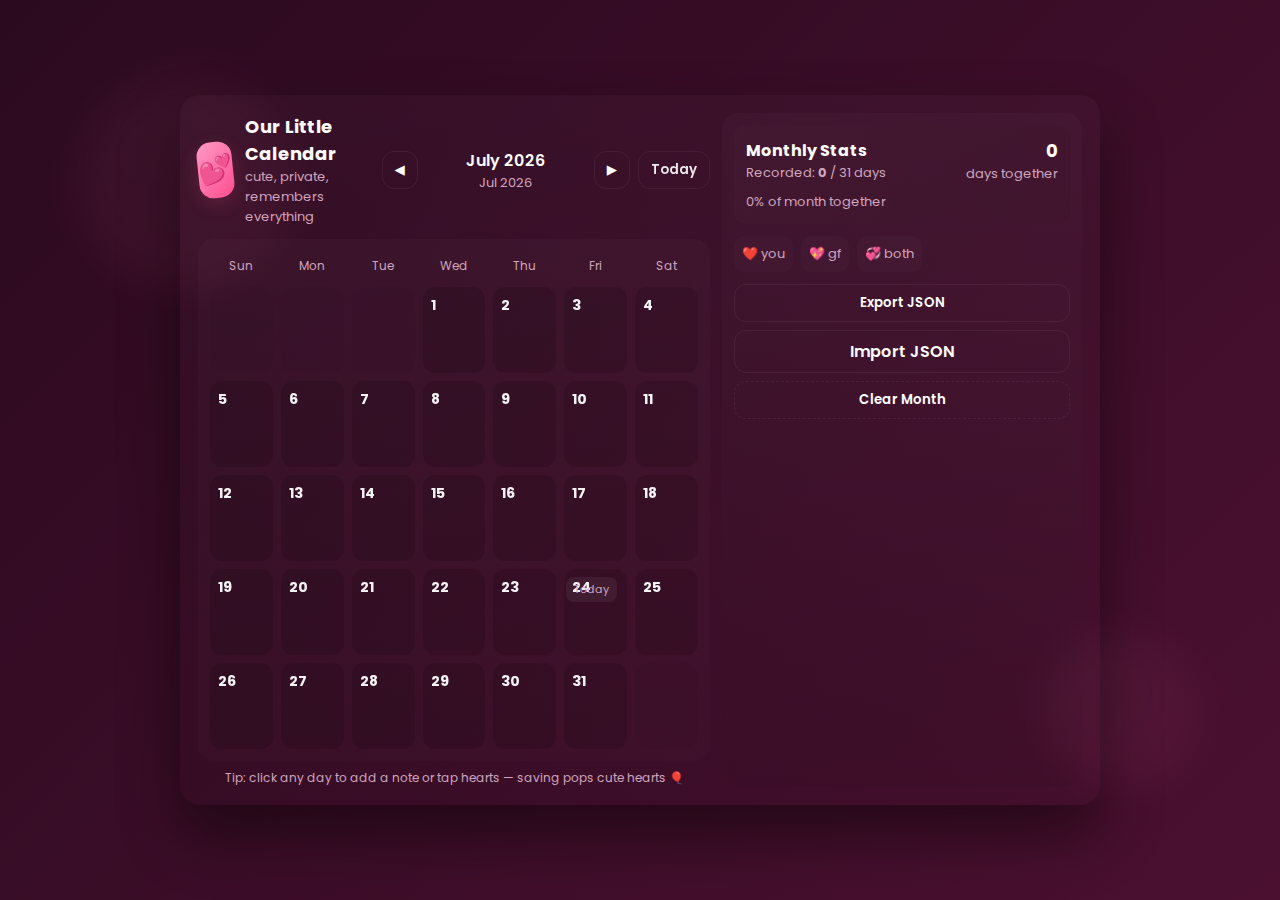
<file: preview (1).html>
<!doctype html>
<html lang="en">
<head>
<meta charset="utf-8"/>
<meta name="viewport" content="width=device-width,initial-scale=1"/>
<title>Our Cute Calendar 💖</title>
<link href="https://fonts.googleapis.com/css2?family=Poppins:wght@300;500;700&display=swap" rel="stylesheet">
<style>
  :root{
    --bg1:#2b0a1f; --bg2:#4b1030; --card:#3b0f29; --accent:#ff4d8d; --muted:#cfa5bf;
  }
  *{box-sizing:border-box;font-family:"Poppins",system-ui,-apple-system,Segoe UI,Roboto,"Helvetica Neue",sans-serif}
  body{
    margin:0; min-height:100vh;
    background: linear-gradient(135deg,var(--bg1),var(--bg2));
    display:flex; align-items:center; justify-content:center; padding:28px;
    color:#fff;
  }

  .app {
    width: 920px;
    max-width: calc(100% - 40px);
    background: linear-gradient(180deg, rgba(255,255,255,0.02), rgba(0,0,0,0.06));
    border-radius:20px;
    padding:18px;
    box-shadow: 0 30px 60px rgba(0,0,0,0.45);
    display:grid; gap:12px;
    grid-template-columns: 1fr 360px;
  }

  /* header */
  .header { display:flex; align-items:center; justify-content:space-between; gap:12px; }
  .brand { display:flex; align-items:center; gap:12px; }
  .logo {
    background: linear-gradient(135deg,#ff9ac7,#ff4d8d);
    width:56px;height:56px;border-radius:14px;display:flex;align-items:center;justify-content:center;font-size:28px;box-shadow:0 6px 18px rgba(255,77,141,.18);
    transform: rotate(-6deg);
  }
  h1{ margin:0; font-size:18px; font-weight:700; letter-spacing:0.2px }
  .sub { color:var(--muted); font-size:13px }

  /* controls */
  .controls { display:flex; gap:8px; align-items:center; }
  .btn { background:transparent;border:1px solid rgba(255,255,255,0.06);color:#fff;padding:8px 12px;border-radius:12px;cursor:pointer;font-weight:600; transition: transform .12s }
  .btn:hover { transform: translateY(-3px) }
  .btn.primary { background:var(--accent); border:none; box-shadow: 0 8px 20px rgba(255,77,141,.18) }
  .btn.ghost { background:transparent; opacity:.9 }

  /* calendar area */
  .calendarWrap { padding:12px; border-radius:16px; background: linear-gradient(180deg, rgba(255,255,255,0.02), rgba(255,255,255,0.01)) }
  .monthNav { display:flex; align-items:center; justify-content:space-between; margin-bottom:10px; }
  .monthName { font-weight:600; font-size:16px }
  .grid {
    display:grid;
    grid-template-columns: repeat(7, 1fr);
    gap:8px;
  }

  .weekday { text-align:center; color:var(--muted); font-size:12px; padding:6px 0 }
  .day {
    min-height:86px;
    background: rgba(0,0,0,0.12);
    border-radius:12px;
    padding:8px;
    position:relative;
    cursor:pointer;
    transition: transform .12s ease, box-shadow .12s ease;
    display:flex; flex-direction:column; gap:6px;
    overflow:hidden;
  }
  .day:hover { transform: translateY(-6px); box-shadow: 0 18px 40px rgba(0,0,0,0.55) }
  .day.outside { opacity:0.18; pointer-events:none }
  .dateNum { font-weight:700; font-size:14px; opacity:0.95 }
  .emoji { margin-top:auto; font-size:20px; text-align:right; transition: transform .25s; }

  /* badges */
  .todayBadge {
    position:absolute; right:10px; top:8px;
    background: rgba(255,255,255,0.06); padding:4px 8px; border-radius:8px; font-size:11px; color:var(--muted);
  }

  /* sidebar */
  .sidebar { padding:12px; border-radius:16px; background: linear-gradient(180deg, rgba(255,255,255,0.02), rgba(0,0,0,0.04)); display:flex; flex-direction:column; gap:12px; }
  .stats { background: linear-gradient(90deg, rgba(255,255,255,0.01), rgba(0,0,0,0.04)); padding:12px; border-radius:12px; }
  .legend { display:flex; gap:8px; align-items:center; font-size:13px; color:var(--muted) }
  .legendItem { display:flex; gap:8px; align-items:center; background: rgba(255,255,255,0.02); padding:8px;border-radius:10px }
  .small { font-size:13px; color:var(--muted) }

  /* modal */
  .overlay { position:fixed; inset:0; background:rgba(11,6,12,0.7); display:flex; align-items:center; justify-content:center; z-index:999; }
  .modal { width:380px; background:linear-gradient(180deg,#4b1030,#3b0f29); border-radius:14px; padding:14px; box-shadow:0 30px 80px rgba(0,0,0,.6); color:#fff }
  .modal h3 { margin:0 0 8px 0 }
  .toggles { display:flex; gap:10px; margin:8px 0 }
  .toggleBtn { padding:8px 12px; border-radius:10px; background:rgba(255,255,255,0.03); border:1px solid rgba(255,255,255,0.04); cursor:pointer; font-weight:700; transition: transform .12s }
  .toggleBtn.active { background:linear-gradient(90deg,#ff9ac7,var(--accent)); color:#fff; transform:scale(1.03); box-shadow: 0 10px 30px rgba(255,77,141,0.12) }
  textarea.noteField { width:100%; min-height:86px; background:rgba(0,0,0,0.12); border:none; padding:10px; border-radius:10px; color:#fff; resize:vertical }
  .modalActions { display:flex; gap:8px; margin-top:10px; justify-content:space-between; }

  /* cute heart animation for "both" */
  .heartPulse { animation:heartbeat 0.9s infinite; }
  @keyframes heartbeat {
    0% { transform: scale(1); }
    25% { transform: scale(1.08); }
    40% { transform: scale(1); }
    60% { transform: scale(1.1); }
    100% { transform: scale(1); }
  }

  /* responsive */
  @media (max-width:920px){
    .app { grid-template-columns: 1fr; }
    .sidebar { order:2 }
  }

  .footer { font-size:12px; color:var(--muted); text-align:center; margin-top:8px }

  /* ===== EXTRA CUTE ANIMATIONS ===== */

  /* floating hearts */
  .floating-heart {
    position: fixed;
    font-size: 22px;
    animation: floatUp 1.4s ease-out forwards;
    pointer-events: none;
    z-index: 9999;
    transform-origin: center;
  }
  @keyframes floatUp {
    from { transform: translateY(0) scale(1); opacity:1; }
    to { transform: translateY(-140px) scale(1.6); opacity:0; }
  }

  /* sparkle hover */
  .day::after {
    content: "✨";
    position: absolute;
    opacity: 0;
    right: 8px;
    bottom: 8px;
    font-size: 14px;
    transition: 0.22s;
    transform: rotate(0deg);
  }
  .day:hover::after {
    opacity: 1;
    transform: rotate(18deg) translateY(-3px);
  }

  /* button squish */
  .btn.primary:active, .btn:active { transform: scale(0.96) translateY(0); }

  /* modal pop */
  .modal { animation: popIn 0.22s cubic-bezier(.2,.9,.2,1); }
  @keyframes popIn {
    from { transform: translateY(6px) scale(.98); opacity:0; }
    to { transform: translateY(0) scale(1); opacity:1; }
  }

  /* glow for filled days */
  .day.hasData {
    box-shadow: 0 0 0 1px rgba(255,77,141,0.12),
                0 12px 30px rgba(255,77,141,0.08);
  }

  /* micro bounce on emoji */
  .emoji.bouncy { transform: translateY(-4px) scale(1.06); transition: transform .18s; }

  /* subtle background floating circles */
  .bg-bubbles { position: absolute; inset:0; pointer-events:none; z-index:0; opacity:0.05 }
  .bubble { position:absolute; border-radius:50%; background: radial-gradient(circle at 30% 30%, #ff9ac7, #ff4d8d); filter: blur(20px); }
</style>
</head>
<body>

<!-- optional decorative bubbles -->
<div class="bg-bubbles" aria-hidden="true">
  <div class="bubble" style="width:220px;height:220px;left:6%;top:8%;"></div>
  <div class="bubble" style="width:160px;height:160px;right:6%;bottom:12%;"></div>
</div>

<div class="app">
  <div>
    <div class="header">
      <div class="brand">
        <div class="logo">💕</div>
        <div>
          <h1>Our Little Calendar</h1>
          <div class="sub">cute, private, remembers everything</div>
        </div>
      </div>

      <div class="controls">
        <button id="prevBtn" class="btn">◀</button>
        <div style="min-width:160px; text-align:center">
          <div id="monthLabel" class="monthName"></div>
          <div class="small" id="monthShort"></div>
        </div>
        <button id="nextBtn" class="btn">▶</button>
        <button id="todayBtn" class="btn ghost">Today</button>
      </div>
    </div>

    <div class="calendarWrap" style="margin-top:12px">
      <div class="grid" id="weekdayRow" style="margin-bottom:6px"></div>
      <div id="calendarGrid" class="grid"></div>
    </div>

    <div class="footer">Tip: click any day to add a note or tap hearts — saving pops cute hearts 🎈</div>
  </div>

  <aside class="sidebar">
    <div class="stats">
      <div style="display:flex;justify-content:space-between;align-items:center">
        <div>
          <div style="font-weight:700">Monthly Stats</div>
          <div class="small" id="statsDetail">—</div>
        </div>
        <div style="text-align:right">
          <div style="font-weight:700; font-size:18px" id="togetherCount">0</div>
          <div class="small">days together</div>
        </div>
      </div>
      <div style="height:8px"></div>
      <div id="monthPercent" class="small">—</div>
    </div>

    <div class="legend">
      <div class="legendItem">❤️ you</div>
      <div class="legendItem">💖 gf</div>
      <div class="legendItem">💞 both</div>
    </div>

    <div style="display:flex;gap:8px;flex-direction:column">
      <button id="exportBtn" class="btn">Export JSON</button>
      <label class="btn" style="display:flex;align-items:center;justify-content:center;gap:8px;cursor:pointer">
        Import JSON
        <input id="importFile" type="file" accept="application/json" style="display:none"/>
      </label>
      <button id="clearBtn" class="btn" style="background:transparent;border:1px dashed rgba(255,255,255,0.06)">Clear Month</button>
    </div>
  </aside>
</div>

<!-- Modal -->
<div id="overlay" class="overlay" style="display:none">
  <div class="modal" role="dialog" aria-modal="true">
    <h3 id="modalTitle">Add note</h3>
    <div style="font-size:13px;color:var(--muted)" id="modalDate"></div>

    <div class="toggles">
      <button id="youBtn" class="toggleBtn">❤️ You</button>
      <button id="gfBtn" class="toggleBtn">💖 GF</button>
    </div>

    <textarea id="noteField" class="noteField" placeholder="Write something sweet…"></textarea>

    <div class="modalActions">
      <div style="display:flex;gap:8px">
        <button id="deleteBtn" class="btn" style="background:transparent;border:1px solid rgba(255,255,255,0.06)">Delete</button>
      </div>
      <div style="display:flex;gap:8px">
        <button id="closeBtn" class="btn">Close</button>
        <button id="saveModalBtn" class="btn primary">Save</button>
      </div>
    </div>
  </div>
</div>

<script>
/* ---------- storage & helpers ---------- */
const KEY = 'cuteCoupleCalendarV2';
let store = JSON.parse(localStorage.getItem(KEY)) || { days: {} }; // days: "YYYY-MM-DD": { you, gf, note }

const monthLabel = document.getElementById('monthLabel');
const monthShort = document.getElementById('monthShort');
const calendarGrid = document.getElementById('calendarGrid');
const weekdayRow = document.getElementById('weekdayRow');

const prevBtn = document.getElementById('prevBtn');
const nextBtn = document.getElementById('nextBtn');
const todayBtn = document.getElementById('todayBtn');

const overlay = document.getElementById('overlay');
const modalTitle = document.getElementById('modalTitle');
const modalDate = document.getElementById('modalDate');
const youBtn = document.getElementById('youBtn');
const gfBtn = document.getElementById('gfBtn');
const noteField = document.getElementById('noteField');
const saveModalBtn = document.getElementById('saveModalBtn');
const closeBtn = document.getElementById('closeBtn');
const deleteBtn = document.getElementById('deleteBtn');

const statsDetail = document.getElementById('statsDetail');
const togetherCount = document.getElementById('togetherCount');
const monthPercent = document.getElementById('monthPercent');

const exportBtn = document.getElementById('exportBtn');
const importFile = document.getElementById('importFile');
const clearBtn = document.getElementById('clearBtn');

const WEEKDAYS = ['Sun','Mon','Tue','Wed','Thu','Fri','Sat'];

let viewDate = new Date(); // will render current month view
let activeKey = null;

/* ---------- helpers ---------- */
const toISO = d => d.toISOString().slice(0,10); // YYYY-MM-DD
const pretty = k => new Date(k + 'T00:00:00').toDateString();

function renderWeekdays(){
  weekdayRow.innerHTML = '';
  WEEKDAYS.forEach(w=>{
    const div = document.createElement('div');
    div.className = 'weekday';
    div.textContent = w;
    weekdayRow.appendChild(div);
  });
}

/* ---------- calendar rendering ---------- */
function renderCalendar(){
  const year = viewDate.getFullYear();
  const month = viewDate.getMonth();
  const monthNames = ['January','February','March','April','May','June','July','August','September','October','November','December'];
  monthLabel.textContent = `${monthNames[month]} ${year}`;
  monthShort.textContent = new Date(year, month, 1).toLocaleString(undefined, {month:'short', year:'numeric'});

  calendarGrid.innerHTML = '';

  const firstDay = new Date(year, month, 1);
  const startWeekday = firstDay.getDay();
  const daysInMonth = new Date(year, month+1, 0).getDate();

  // blanks
  for(let i=0;i<startWeekday;i++){
    const div = document.createElement('div'); div.className = 'day outside'; calendarGrid.appendChild(div);
  }

  for(let d=1; d<=daysInMonth; d++){
    const dd = new Date(year, month, d);
    const key = toISO(dd);
    const box = document.createElement('div');
    box.className = 'day';
    box.dataset.date = key;

    // date number
    const num = document.createElement('div'); num.className='dateNum'; num.textContent = d;
    box.appendChild(num);

    // today badge
    if (key === toISO(new Date())) {
      const tb = document.createElement('div'); tb.className='todayBadge'; tb.textContent='Today';
      box.appendChild(tb);
    }

    // emoji
    const emoji = document.createElement('div'); emoji.className='emoji';
    const entry = store.days[key];
    if (entry) {
      if (entry.you && entry.gf) {
        emoji.textContent = '💞';
        emoji.classList.add('heartPulse','bouncy');
      } else if (entry.you) {
        emoji.textContent = '❤️';
        emoji.classList.add('bouncy');
      } else if (entry.gf) {
        emoji.textContent = '💖';
        emoji.classList.add('bouncy');
      } else emoji.textContent = '';
      // tooltip with note
      let tip = pretty(key);
      if (entry.note) tip += ' — ' + entry.note;
      box.title = tip;
      box.classList.add('hasData');
    } else {
      emoji.textContent = '';
      box.title = pretty(key);
      box.classList.remove('hasData');
    }
    box.appendChild(emoji);

    // click to open modal
    box.addEventListener('click', ()=> openModal(key));
    calendarGrid.appendChild(box);
  }

  const totalCells = startWeekday + daysInMonth;
  const trailing = (7 - (totalCells % 7)) % 7;
  for(let i=0;i<trailing;i++){
    const div = document.createElement('div'); div.className = 'day outside'; calendarGrid.appendChild(div);
  }

  renderStats();
}

/* ---------- stats ---------- */
function renderStats(){
  const year = viewDate.getFullYear(), month = viewDate.getMonth();
  const daysInMonth = new Date(year, month+1, 0).getDate();
  let together = 0, recorded = 0;
  for(let d=1; d<=daysInMonth; d++){
    const key = toISO(new Date(year, month, d));
    const e = store.days[key];
    if (e) {
      if (e.you && e.gf) together++;
      if (e.you || e.gf || (e.note && e.note.trim())) recorded++;
    }
  }
  togetherCount.textContent = together;
  const percent = daysInMonth ? Math.round((together/daysInMonth)*100) : 0;
  monthPercent.textContent = `${percent}% of month together`;
  statsDetail.innerHTML = `Recorded: <b>${recorded}</b> / ${daysInMonth} days`;
}

/* ---------- modal ---------- */
function openModal(key){
  activeKey = key;
  modalTitle.textContent = `Edit • ${pretty(key)}`;
  modalDate.textContent = '';
  const entry = store.days[key] || { you:false, gf:false, note:'' };
  youBtn.classList.toggle('active', !!entry.you);
  gfBtn.classList.toggle('active', !!entry.gf);
  noteField.value = entry.note || '';
  overlay.style.display = 'flex';
  // focus field slightly later for smooth animation
  setTimeout(()=> noteField.focus(), 180);
}
function closeModal(){ overlay.style.display = 'none'; activeKey = null; }

youBtn.addEventListener('click', ()=> youBtn.classList.toggle('active'));
gfBtn.addEventListener('click', ()=> gfBtn.classList.toggle('active'));

/* ---------- save (with floating hearts + micro animations) ---------- */
saveModalBtn.addEventListener('click', ()=>{
  if (!activeKey) return;
  const you = youBtn.classList.contains('active');
  const gf = gfBtn.classList.contains('active');
  const note = noteField.value.trim();

  if (!you && !gf && !note) {
    delete store.days[activeKey];
  } else {
    store.days[activeKey] = { you:!!you, gf:!!gf, note };
  }

  localStorage.setItem(KEY, JSON.stringify(store));
  renderCalendar();
  closeModal();

  // floating hearts celebration
  spawnFloatingHearts(7);
});

/* delete */
deleteBtn.addEventListener('click', ()=>{
  if (!activeKey) return;
  if (store.days[activeKey]) {
    delete store.days[activeKey];
    localStorage.setItem(KEY, JSON.stringify(store));
  }
  renderCalendar();
  closeModal();
});

/* close */
closeBtn.addEventListener('click', closeModal);

/* ---------- small floating hearts function ---------- */
function spawnFloatingHearts(count = 6) {
  for (let i = 0; i < count; i++) {
    const h = document.createElement("div");
    h.className = "floating-heart";
    const choices = ["💖","💗","💞","💕","💓","❤️"];
    h.innerText = choices[Math.floor(Math.random()*choices.length)];
    // position near center-ish of the app
    const appRect = document.querySelector('.app').getBoundingClientRect();
    const left = appRect.left + appRect.width * (0.4 + (Math.random()*0.3));
    const top = appRect.top + appRect.height * (0.45 + (Math.random()*0.12)) + (Math.random()*20 - 10);
    h.style.left = `${left}px`;
    h.style.top = `${top}px`;
    h.style.transform = `rotate(${(Math.random()*40-20)}deg)`;
    document.body.appendChild(h);
    setTimeout(()=> h.remove(), 1500);
  }
}

/* ---------- navigation ---------- */
prevBtn.addEventListener('click', ()=>{
  viewDate = new Date(viewDate.getFullYear(), viewDate.getMonth()-1, 1);
  renderCalendar();
});
nextBtn.addEventListener('click', ()=>{
  viewDate = new Date(viewDate.getFullYear(), viewDate.getMonth()+1, 1);
  renderCalendar();
});
todayBtn.addEventListener('click', ()=>{
  viewDate = new Date();
  renderCalendar();
});

/* ---------- export / import / clear ---------- */
exportBtn.addEventListener('click', ()=>{
  const blob = new Blob([JSON.stringify(store, null, 2)], {type:'application/json'});
  const url = URL.createObjectURL(blob);
  const a = document.createElement('a');
  a.href = url; a.download = 'cute-calendar-backup.json'; a.click();
  URL.revokeObjectURL(url);
});

importFile.addEventListener('change', (e)=>{
  const f = e.target.files[0];
  if (!f) return;
  const reader = new FileReader();
  reader.onload = () => {
    try {
      const obj = JSON.parse(reader.result);
      // merge safely
      store.days = Object.assign({}, store.days, obj.days || {});
      localStorage.setItem(KEY, JSON.stringify(store));
      renderCalendar();
      alert('Imported & merged into current calendar.');
    } catch(err) { alert('Invalid JSON'); }
    importFile.value = ''; // reset
  };
  reader.readAsText(f);
});

clearBtn.addEventListener('click', ()=>{
  if (!confirm('Clear all entries for this month? This cannot be undone.')) return;
  const year = viewDate.getFullYear(), month = viewDate.getMonth();
  const daysInMonth = new Date(year, month+1, 0).getDate();
  for(let d=1; d<=daysInMonth; d++){
    const key = toISO(new Date(year, month, d));
    delete store.days[key];
  }
  localStorage.setItem(KEY, JSON.stringify(store));
  renderCalendar();
});

/* ---------- init ---------- */
renderWeekdays();
viewDate = new Date(new Date().getFullYear(), new Date().getMonth(), 1);
renderCalendar();

/* keyboard: esc closes modal */
document.addEventListener('keydown', (e)=>{
  if (e.key === 'Escape' && overlay.style.display === 'flex') closeModal();
});
</script>
</body>
</html>
</file>
